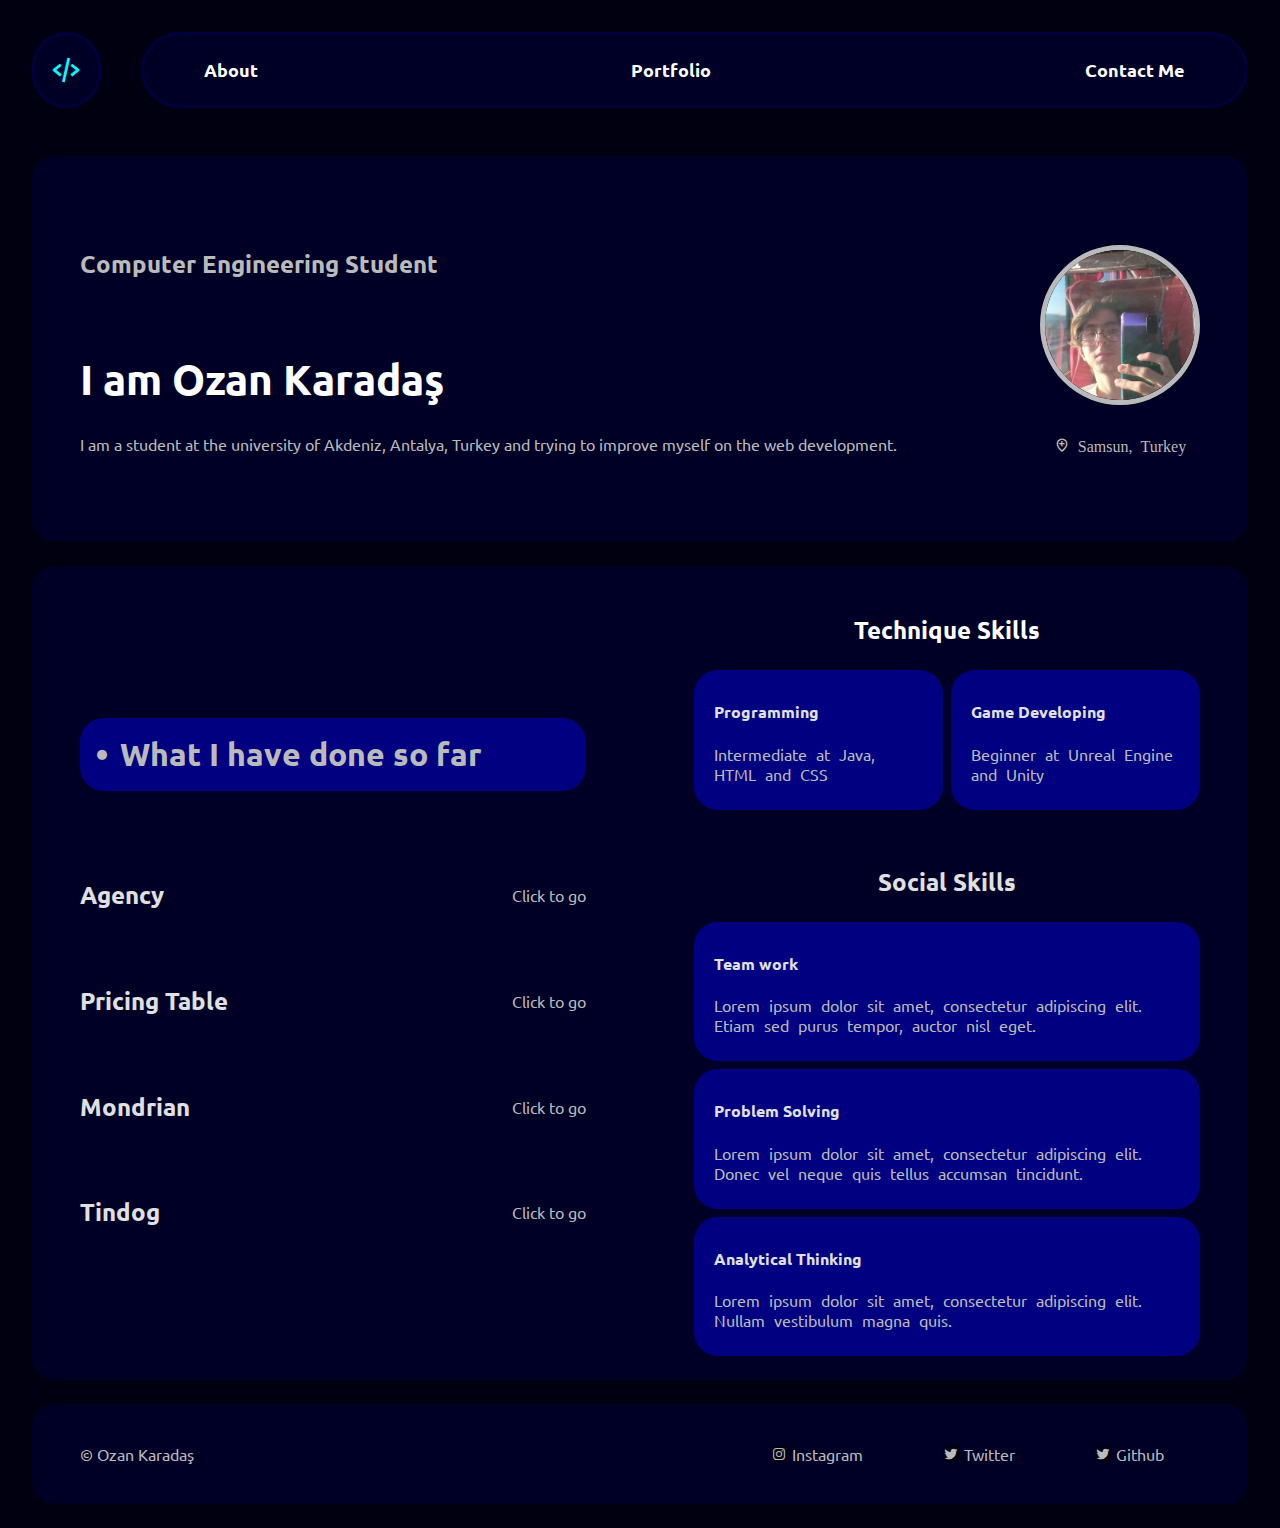
<file: index.html>
<!DOCTYPE html>
<html lang="en">
<head>
    <meta charset="UTF-8">
    <meta name="viewport" content="width=device-width, initial-scale=1.0">
    <title>My Portfolio | Ozan Karadaş</title>
    <link href='https://unpkg.com/boxicons@2.1.4/css/boxicons.min.css' rel='stylesheet'>
    <link rel="preconnect" href="https://fonts.googleapis.com">
    <link rel="preconnect" href="https://fonts.gstatic.com" crossorigin>
    <link href="https://fonts.googleapis.com/css2?family=Ubuntu:ital,wght@0,300;0,400;0,500;0,700;1,300;1,400;1,500;1,700&display=swap" rel="stylesheet">
    <link rel="stylesheet" href="./style.css">

</head>
<body>
    <div class="nav">
        <div class="logo">
            <i class='bx bx-code-alt'></i>
        </div>
        <div class="items">
            <div class="item">
                <a href="#">About</a>
            </div>
            <div class="item">
                <a href="#">Portfolio</a>
            </div>
            <div class="item">
                <a href="#">Contact Me</a>
            </div>
        </div>
    </div>

    <div class="hero">
        <div class="info">
            <div class="profession">
                <h2>Computer Engineering Student</h2>
            </div>
            <div class="myself">
                <h1>I am Ozan Karadaş</h1>
                <p>I am a student at the university of Akdeniz, Antalya, Turkey and trying to improve myself on the web development.</p>
            </div>
        </div>
        <div class="profile">
            <img src="./assets/images/myself.jpg" alt="myself">
            <i class='bx bx-location-plus' > Samsun, Turkey</i>
        </div>
    </div>

    <div class="works-and-skills">
        <div class="works">
            <h3><i class='bx bxs-circle'></i> What I have done so far</h3>
            <div class="work-list">
                <div class="item" id="agency">
                    <h4>Agency</h4>
                    <a href="./public/8.4 Web Design Agency Project/index.html">Click to go</a>  
                </div>
                <div class="item" id="pricing-table">
                    <h4>Pricing Table</h4>
                    <a href="./public/9.4 Flexbox Pricing Table Project/index.html">Click to go</a>
                </div>
                <div class="item" id="mondrian">
                    <h4>Mondrian</h4>
                    <a href="./public/10.3 Mondrian Project/index.html">Click to go</a>
                </div>
                <div class="item" id="tindog">
                    <h4>Tindog</h4>
                    <a href="./public/11.3 TinDog Project/index.html">Click to go</a>                
                </div>
            </div>
        </div>
        <div class="skills">
            <div class="top">
                <h3>Technique Skills</h3>
                <div class="items">
                    <div class="item">
                        <h4>Programming</h4>
                        <p>Intermediate at Java, HTML and CSS</p>
                    </div>
                    <div class="item">
                        <h4>Game Developing</h4>
                        <p>Beginner at Unreal Engine and Unity</p>
                    </div>
                </div>
            </div>
            <div class="bottom">
                <h3>Social Skills</h3>
                <div class="items">
                    <div class="item">
                        <h4>Team work</h4>
                        <p>Lorem ipsum dolor sit amet, consectetur adipiscing elit. Etiam sed purus tempor, auctor nisl eget.</p>
                    </div>
                    <div class="item">
                        <h4>Problem Solving</h4>
                        <p>Lorem ipsum dolor sit amet, consectetur adipiscing elit. Donec vel neque quis tellus accumsan tincidunt.</p>
                    </div>
                    <div class="item">
                        <h4>Analytical Thinking</h4>
                        <p>Lorem ipsum dolor sit amet, consectetur adipiscing elit. Nullam vestibulum magna quis.</p>
                    </div>
                </div>
            </div>
        </div>
    </div>

    <footer>
        <p>© Ozan Karadaş</p>
        <div class="social-medias">
            <a href="https://www.instagram.com/itsoz4n/"><i class='bx bxl-instagram'></i>Instagram</a>
            <a href="https://x.com/ozan_krds_"><i class='bx bxl-twitter'></i>Twitter</a>
            <a href="https://github.com/ozankrds"><i class='bx bxl-twitter'></i>Github</a>
        </div>
    </footer>
</body>
</html>
</file>
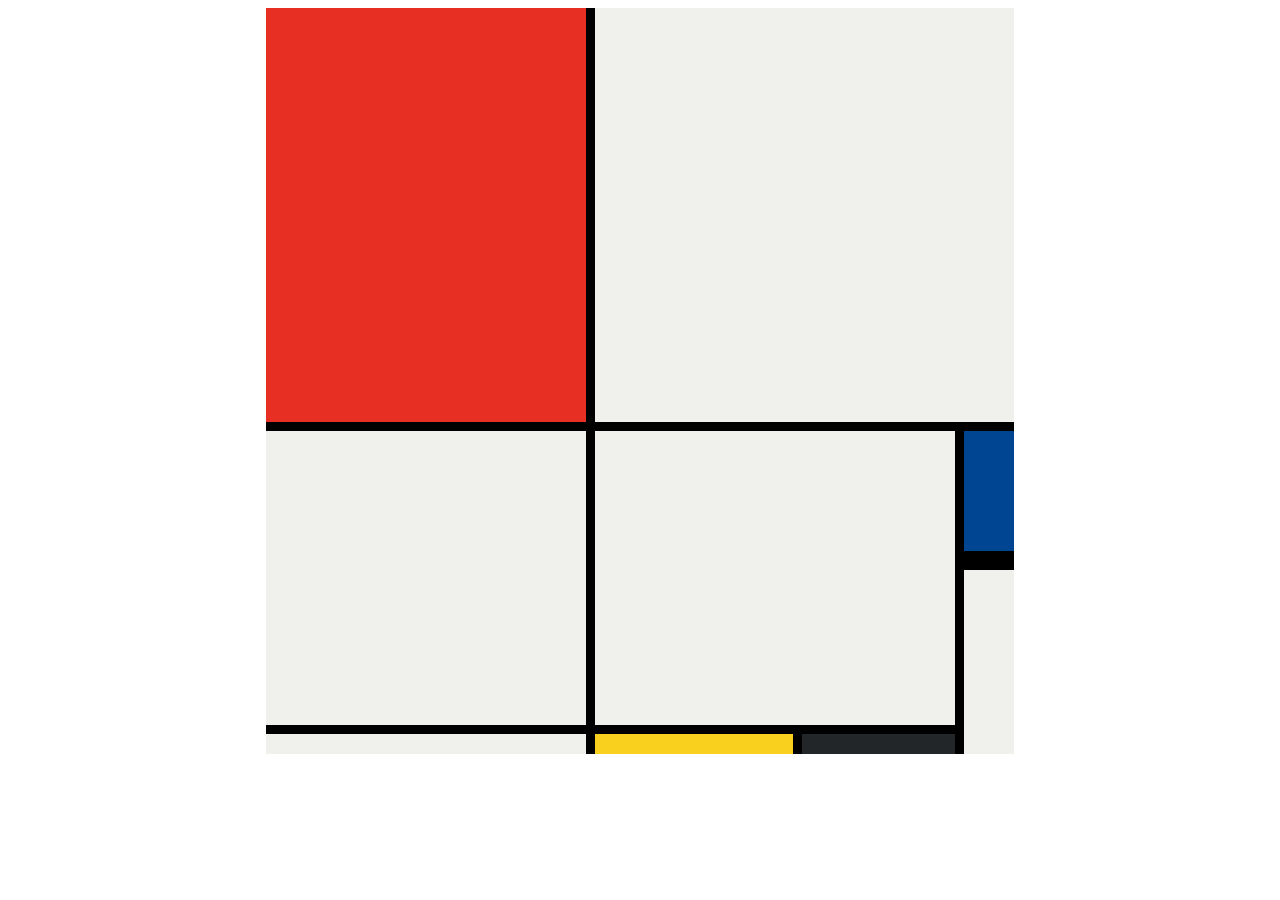
<file: public/10.3 Mondrian Project/index.html>
<!DOCTYPE html>
<html lang="en">
<head>
    <meta charset="UTF-8">
    <meta name="viewport" content="width=device-width, initial-scale=1.0">
    <title>Mondrian Project</title>
</head>
<style>
    /* 
    Write your CSS here 
    Gap Colour: #000
    White: #F0F1EC
    Red: #E72F24
    Black: #232629
    Blue: #004592
    Yellow: #F9D01E

    For dimensions, see dimensions.png image.
    HINT: Remember you can't change the properties of grid lines.
    But grid lines are transparent!
    */

    body {
        display: flex;
        justify-content: center;
        align-content: center;
    }

    .grid-container {
        background-color: black;
        display: grid;
        grid-template-columns: 320px 198px 153px 50px;
        grid-template-rows: 414px 130px 155px 20px;
        width: 748px;
        gap: 9px;
        
    }

    #red {
        background-color: #E72F24;
    }

    #white-1, #white-2, #white-3, #white-4, #white-5{
        background-color: #F0F1EC;
    }

    #white-1 {
        grid-column: span 3;
    }

    #white-2 {
        grid-row: span 2;
    }

    #white-3 {
        grid-row: span 2;
        grid-column: span 2;
    }

    #blue {
        background-color: #004592;
        border-bottom: 10px solid black;
    }

    #white-4 {
        grid-row: span 2;
    }

    #yellow {
        background-color: #F9D01E;
    }

    #black {
        background-color: #232629;
    }
</style>
<body>
    <div class="grid-container">
        <div id="red"></div>
        <div id="white-1"></div>
        <div id="white-2"></div>
        <div id="white-3"></div>
        <div id="blue"></div>
        <div id="white-4"></div>
        <div id="white-5"></div>
        <div id="yellow"></div>
        <div id="black"></div>
    </div>
</body>
</html>
</file>
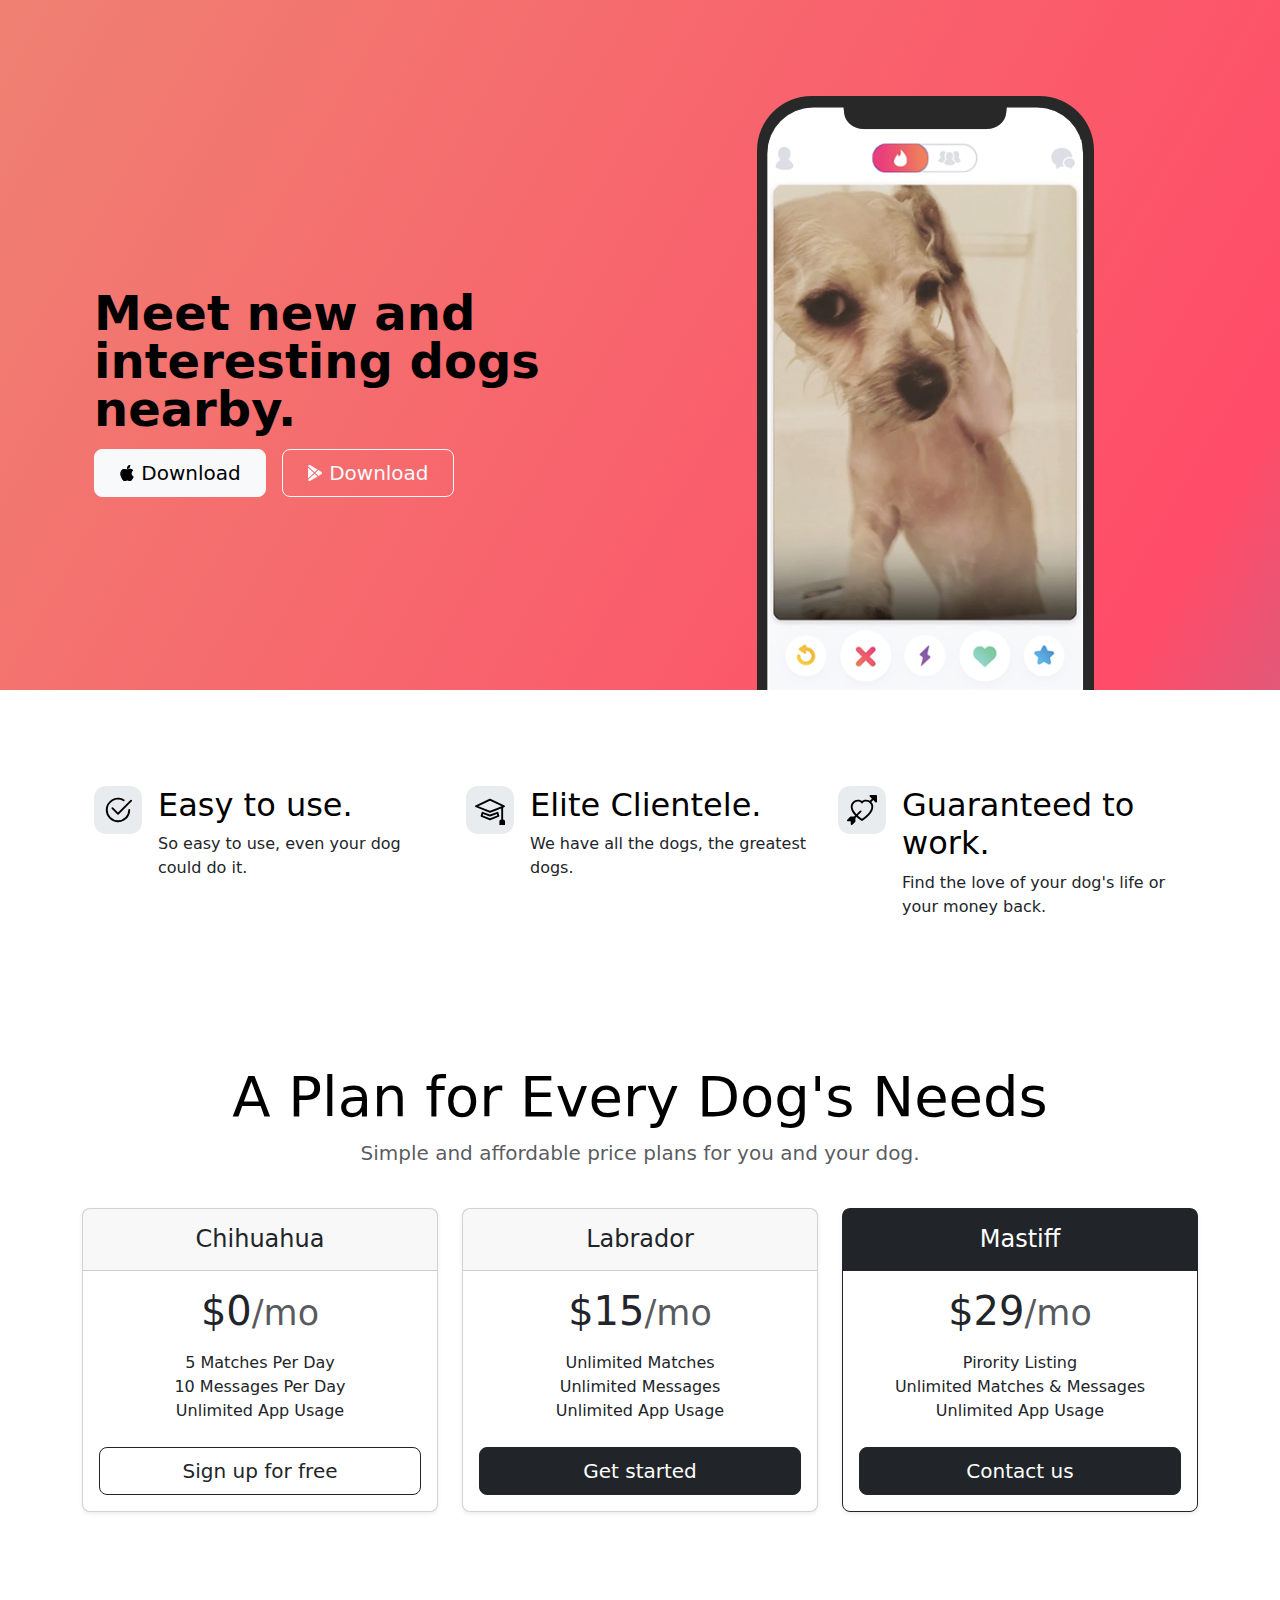
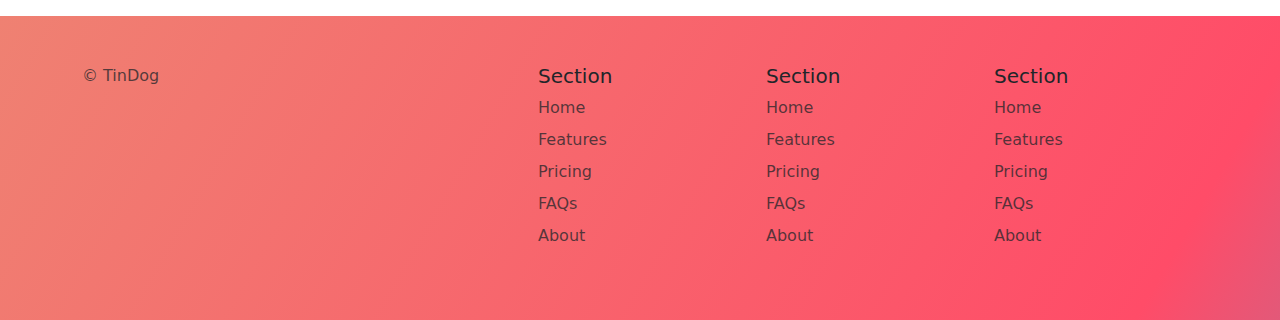
<file: public/11.3 TinDog Project/index.html>
<!DOCTYPE html>
<html lang="en">
    
<head>
    <meta charset="UTF-8">
    <meta name="viewport" content="width=device-width, initial-scale=1.0">
    <title>TinDog</title>
    <link href="https://cdn.jsdelivr.net/npm/bootstrap@5.3.3/dist/css/bootstrap.min.css" rel="stylesheet" integrity="sha384-QWTKZyjpPEjISv5WaRU9OFeRpok6YctnYmDr5pNlyT2bRjXh0JMhjY6hW+ALEwIH" crossorigin="anonymous">
    <script src="https://cdn.jsdelivr.net/npm/bootstrap@5.3.3/dist/js/bootstrap.bundle.min.js" integrity="sha384-YvpcrYf0tY3lHB60NNkmXc5s9fDVZLESaAA55NDzOxhy9GkcIdslK1eN7N6jIeHz" crossorigin="anonymous"></script>
    <link rel="stylesheet" href="./css/style.css">
</head>

<body>
    <!-- Title -->
    <section id="title" class="gradient-background">
        <div class="container col-xxl-8 px-4 pt-5">
            <div class="row flex-lg-row-reverse align-items-center g-5 pt-5">
                <div class="col-10 col-sm-8 col-lg-6">
                    <img src="./images/iphone.png" class="d-block mx-lg-auto img-fluid" alt="Bootstrap Themes" height="200" loading="lazy">
                </div>
                <div class="col-lg-6">
                    <h1 class="display-5 fw-bold text-body-emphasis lh-1 mb-3">
                    Meet new and interesting dogs nearby.
                    </h1>
                    <div class="d-grid gap-2 d-md-flex justify-content-md-start">
                        <button type="button" class="btn btn-light btn-lg px-4 me-md-2">
                            <svg xmlns="http://www.w3.org/2000/svg" width="16" height="16" fill="currentColor"
                                class="bi bi-apple mb-1" viewBox="0 0 16 16">
                                    <path
                                        d="M11.182.008C11.148-.03 9.923.023 8.857 1.18c-1.066 1.156-.902 2.482-.878 2.516.024.034 1.52.087 2.475-1.258.955-1.345.762-2.391.728-2.43Zm3.314 11.733c-.048-.096-2.325-1.234-2.113-3.422.212-2.189 1.675-2.789 1.698-2.854.023-.065-.597-.79-1.254-1.157a3.692 3.692 0 0 0-1.563-.434c-.108-.003-.483-.095-1.254.116-.508.139-1.653.589-1.968.607-.316.018-1.256-.522-2.267-.665-.647-.125-1.333.131-1.824.328-.49.196-1.422.754-2.074 2.237-.652 1.482-.311 3.83-.067 4.56.244.729.625 1.924 1.273 2.796.576.984 1.34 1.667 1.659 1.899.319.232 1.219.386 1.843.067.502-.308 1.408-.485 1.766-.472.357.013 1.061.154 1.782.539.571.197 1.111.115 1.652-.105.541-.221 1.324-1.059 2.238-2.758.347-.79.505-1.217.473-1.282Z" />
                                    <path
                                        d="M11.182.008C11.148-.03 9.923.023 8.857 1.18c-1.066 1.156-.902 2.482-.878 2.516.024.034 1.52.087 2.475-1.258.955-1.345.762-2.391.728-2.43Zm3.314 11.733c-.048-.096-2.325-1.234-2.113-3.422.212-2.189 1.675-2.789 1.698-2.854.023-.065-.597-.79-1.254-1.157a3.692 3.692 0 0 0-1.563-.434c-.108-.003-.483-.095-1.254.116-.508.139-1.653.589-1.968.607-.316.018-1.256-.522-2.267-.665-.647-.125-1.333.131-1.824.328-.49.196-1.422.754-2.074 2.237-.652 1.482-.311 3.83-.067 4.56.244.729.625 1.924 1.273 2.796.576.984 1.34 1.667 1.659 1.899.319.232 1.219.386 1.843.067.502-.308 1.408-.485 1.766-.472.357.013 1.061.154 1.782.539.571.197 1.111.115 1.652-.105.541-.221 1.324-1.059 2.238-2.758.347-.79.505-1.217.473-1.282Z" />
                            </svg> Download        
                        </button>
                        
                        <button type="button" class="btn btn-outline-light btn-lg px-4">
                            <svg xmlns="http://www.w3.org/2000/svg" width="16" height="16" fill="currentColor"
                                class="bi bi-google-play mb-1" viewBox="0 0 16 16">
                                    <path
                                        d="M14.222 9.374c1.037-.61 1.037-2.137 0-2.748L11.528 5.04 8.32 8l3.207 2.96 2.694-1.586Zm-3.595 2.116L7.583 8.68 1.03 14.73c.201 1.029 1.36 1.61 2.303 1.055l7.294-4.295ZM1 13.396V2.603L6.846 8 1 13.396ZM1.03 1.27l6.553 6.05 3.044-2.81L3.333.215C2.39-.341 1.231.24 1.03 1.27Z" />
                            </svg> Download
                        </button>
                    </div>
                </div>
            </div>
        </div>
    </section>
    <!-- Features -->
    <section id="features">
        <div class="container px-4 py-5" id="hanging-icons">
            <div class="row g-4 py-5 row-cols-1 row-cols-lg-3">
              <div class="col d-flex align-items-start">
                <div class="icon-square text-body-emphasis bg-body-secondary d-inline-flex align-items-center justify-content-center fs-4 flex-shrink-0 me-3">
                    <svg xmlns="http://www.w3.org/2000/svg" height="30" fill="currentColor" class="bi bi-check2-circle"
                        viewBox="0 0 16 16">
                            <path
                                d="M2.5 8a5.5 5.5 0 0 1 8.25-4.764.5.5 0 0 0 .5-.866A6.5 6.5 0 1 0 14.5 8a.5.5 0 0 0-1 0 5.5 5.5 0 1 1-11 0z" />
                            <path
                                d="M15.354 3.354a.5.5 0 0 0-.708-.708L8 9.293 5.354 6.646a.5.5 0 1 0-.708.708l3 3a.5.5 0 0 0 .708 0l7-7z" />
                    </svg>
                </div>
                <div>
                  <h3 class="fs-2 text-body-emphasis">Easy to use.</h3>
                  <p>So easy to use, even your dog could do it.</p>
                </div>
              </div>
              <div class="col d-flex align-items-start">
                <div class="icon-square text-body-emphasis bg-body-secondary d-inline-flex align-items-center justify-content-center fs-4 flex-shrink-0 me-3">
                    <svg xmlns="http://www.w3.org/2000/svg" height="30" fill="currentColor" class="bi bi-mortarboard" viewBox="0 0 16 16">
                        <path d="M8.211 2.047a.5.5 0 0 0-.422 0l-7.5 3.5a.5.5 0 0 0 .025.917l7.5 3a.5.5 0 0 0 .372 0L14 7.14V13a1 1 0 0 0-1 1v2h3v-2a1 1 0 0 0-1-1V6.739l.686-.275a.5.5 0 0 0 .025-.917l-7.5-3.5ZM8 8.46 1.758 5.965 8 3.052l6.242 2.913L8 8.46Z"/>
                        <path d="M4.176 9.032a.5.5 0 0 0-.656.327l-.5 1.7a.5.5 0 0 0 .294.605l4.5 1.8a.5.5 0 0 0 .372 0l4.5-1.8a.5.5 0 0 0 .294-.605l-.5-1.7a.5.5 0 0 0-.656-.327L8 10.466 4.176 9.032Zm-.068 1.873.22-.748 3.496 1.311a.5.5 0 0 0 .352 0l3.496-1.311.22.748L8 12.46l-3.892-1.556Z"/>
                        </svg>
                </div>
                <div>
                  <h3 class="fs-2 text-body-emphasis">Elite Clientele.</h3>
                  <p>We have all the dogs, the greatest dogs.</p>
                </div>
              </div>
              <div class="col d-flex align-items-start">
                <div class="icon-square text-body-emphasis bg-body-secondary d-inline-flex align-items-center justify-content-center fs-4 flex-shrink-0 me-3">
                    <svg xmlns="http://www.w3.org/2000/svg" height="30" fill="currentColor" class="bi bi-arrow-through-heart"
                        viewBox="0 0 16 16">
                            <path fill-rule="evenodd"
                        d="M2.854 15.854A.5.5 0 0 1 2 15.5V14H.5a.5.5 0 0 1-.354-.854l1.5-1.5A.5.5 0 0 1 2 11.5h1.793l.53-.53c-.771-.802-1.328-1.58-1.704-2.32-.798-1.575-.775-2.996-.213-4.092C3.426 2.565 6.18 1.809 8 3.233c1.25-.98 2.944-.928 4.212-.152L13.292 2 12.147.854A.5.5 0 0 1 12.5 0h3a.5.5 0 0 1 .5.5v3a.5.5 0 0 1-.854.354L14 2.707l-1.006 1.006c.236.248.44.531.6.845.562 1.096.585 2.517-.213 4.092-.793 1.563-2.395 3.288-5.105 5.08L8 13.912l-.276-.182a21.86 21.86 0 0 1-2.685-2.062l-.539.54V14a.5.5 0 0 1-.146.354l-1.5 1.5Zm2.893-4.894A20.419 20.419 0 0 0 8 12.71c2.456-1.666 3.827-3.207 4.489-4.512.679-1.34.607-2.42.215-3.185-.817-1.595-3.087-2.054-4.346-.761L8 4.62l-.358-.368c-1.259-1.293-3.53-.834-4.346.761-.392.766-.464 1.845.215 3.185.323.636.815 1.33 1.519 2.065l1.866-1.867a.5.5 0 1 1 .708.708L5.747 10.96Z" />
                    </svg>
                </div>
                <div>
                  <h3 class="fs-2 text-body-emphasis">Guaranteed to work.</h3>
                  <p>Find the love of your dog's life or your money back.</p>
                </div>
              </div>
            </div>
        </div>
    </section>
    <!-- Testimonial -->
    <section id="testimonial">
        
    </section>
    <!-- Pricing -->
    <section id="pricing">
        <div class="container py-3">
            <header>
              <div class="pricing-header p-3 pb-md-4 mx-auto text-center">
                <h1 class="display-4 fw-normal text-body-emphasis">A Plan for Every Dog's Needs</h1>
                <p class="fs-5 text-body-secondary">Simple and affordable price plans for you and your dog.</p>
              </div>
            </header>
          
            <main>
              <div class="row row-cols-1 row-cols-md-3 mb-3 text-center">
                <div class="col">
                  <div class="card mb-4 rounded-3 shadow-sm">
                    <div class="card-header py-3">
                      <h4 class="my-0 fw-normal">Chihuahua</h4>
                    </div>
                    <div class="card-body">
                      <h1 class="card-title pricing-card-title">$0<small class="text-body-secondary fw-light">/mo</small></h1>
                      <ul class="list-unstyled mt-3 mb-4">
                        <li>5 Matches Per Day</li>
                        <li>10 Messages Per Day</li>
                        <li>Unlimited App Usage</li>
                      </ul>
                      <button type="button" class="w-100 btn btn-lg btn-outline-dark">Sign up for free</button>
                    </div>
                  </div>
                </div>
                <div class="col">
                  <div class="card mb-4 rounded-3 shadow-sm">
                    <div class="card-header py-3">
                      <h4 class="my-0 fw-normal">Labrador</h4>
                    </div>
                    <div class="card-body">
                      <h1 class="card-title pricing-card-title">$15<small class="text-body-secondary fw-light">/mo</small></h1>
                      <ul class="list-unstyled mt-3 mb-4">
                        <li>Unlimited Matches</li>
                        <li>Unlimited Messages</li>
                        <li>Unlimited App Usage</li>
                      </ul>
                      <button type="button" class="w-100 btn btn-lg btn-dark">Get started</button>
                    </div>
                  </div>
                </div>
                <div class="col">
                  <div class="card mb-4 rounded-3 shadow-sm border-dark">
                    <div class="card-header py-3 text-bg-dark border-dark">
                      <h4 class="my-0 fw-normal">Mastiff</h4>
                    </div>
                    <div class="card-body">
                      <h1 class="card-title pricing-card-title">$29<small class="text-body-secondary fw-light">/mo</small></h1>
                      <ul class="list-unstyled mt-3 mb-4">
                        <li>Pirority Listing</li>
                        <li>Unlimited Matches & Messages</li>
                        <li>Unlimited App Usage</li>
                      </ul>
                      <button type="button" class="w-100 btn btn-lg btn-dark">Contact us</button>
                    </div>
                  </div>
                </div>
              </div>    
            </main>
          </div>
    </section>
    <!-- Footer -->
    <section id="footer" class="gradient-background">
        <div class="container">
            <footer class="row row-cols-1 row-cols-sm-2 row-cols-md-5 py-5 mt-5">
              <div class="col mb-3">
                <p class="text-body-secondary">© TinDog</p>
              </div>
          
              <div class="col mb-3">
          
              </div>
          
              <div class="col mb-3">
                <h5>Section</h5>
                <ul class="nav flex-column">
                  <li class="nav-item mb-2"><a href="#" class="nav-link p-0 text-body-secondary">Home</a></li>
                  <li class="nav-item mb-2"><a href="#" class="nav-link p-0 text-body-secondary">Features</a></li>
                  <li class="nav-item mb-2"><a href="#" class="nav-link p-0 text-body-secondary">Pricing</a></li>
                  <li class="nav-item mb-2"><a href="#" class="nav-link p-0 text-body-secondary">FAQs</a></li>
                  <li class="nav-item mb-2"><a href="#" class="nav-link p-0 text-body-secondary">About</a></li>
                </ul>
              </div>
          
              <div class="col mb-3">
                <h5>Section</h5>
                <ul class="nav flex-column">
                  <li class="nav-item mb-2"><a href="#" class="nav-link p-0 text-body-secondary">Home</a></li>
                  <li class="nav-item mb-2"><a href="#" class="nav-link p-0 text-body-secondary">Features</a></li>
                  <li class="nav-item mb-2"><a href="#" class="nav-link p-0 text-body-secondary">Pricing</a></li>
                  <li class="nav-item mb-2"><a href="#" class="nav-link p-0 text-body-secondary">FAQs</a></li>
                  <li class="nav-item mb-2"><a href="#" class="nav-link p-0 text-body-secondary">About</a></li>
                </ul>
              </div>
          
              <div class="col mb-3">
                <h5>Section</h5>
                <ul class="nav flex-column">
                  <li class="nav-item mb-2"><a href="#" class="nav-link p-0 text-body-secondary">Home</a></li>
                  <li class="nav-item mb-2"><a href="#" class="nav-link p-0 text-body-secondary">Features</a></li>
                  <li class="nav-item mb-2"><a href="#" class="nav-link p-0 text-body-secondary">Pricing</a></li>
                  <li class="nav-item mb-2"><a href="#" class="nav-link p-0 text-body-secondary">FAQs</a></li>
                  <li class="nav-item mb-2"><a href="#" class="nav-link p-0 text-body-secondary">About</a></li>
                </ul>
              </div>
            </footer>
          </div>
    </section>
</body>

</html>
</file>
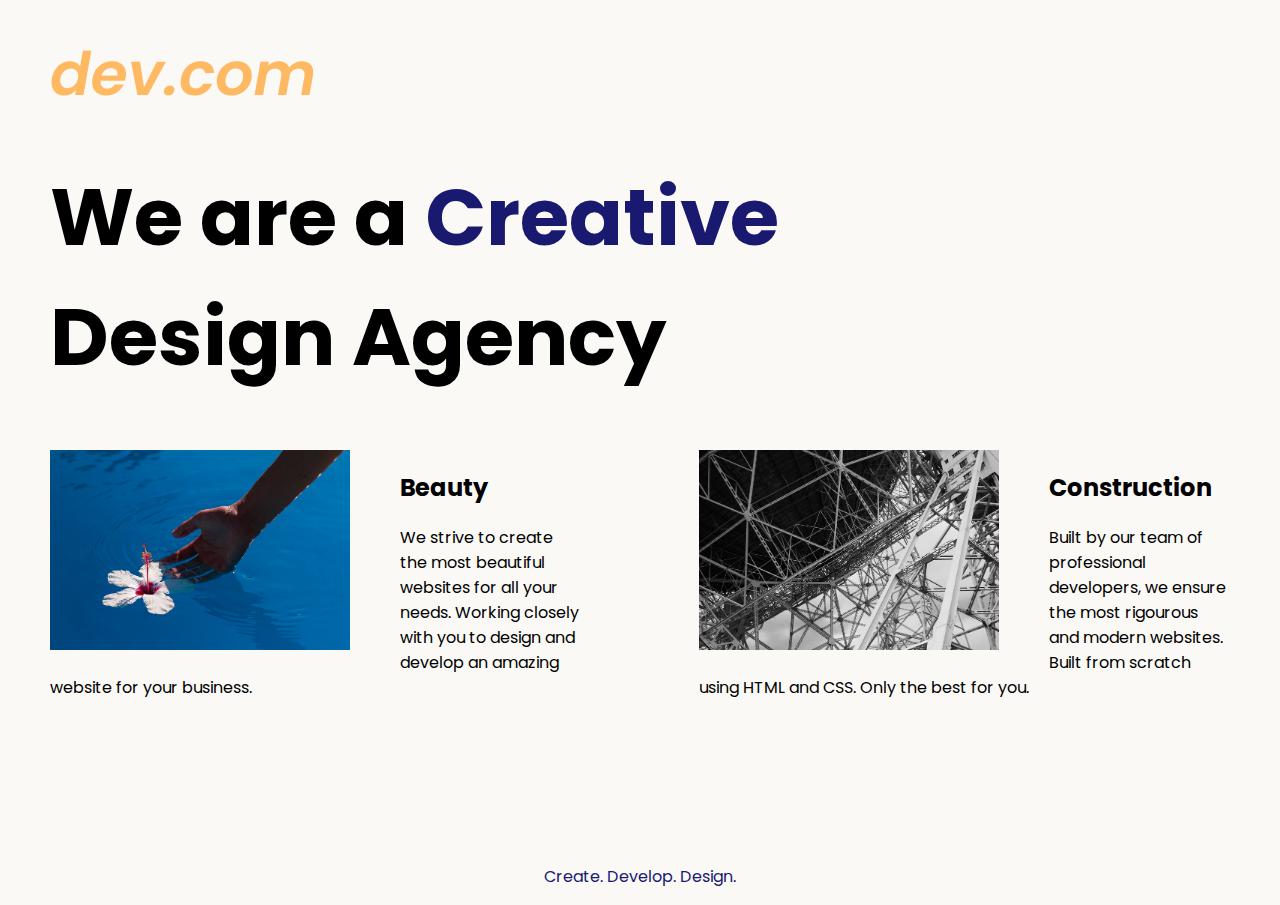
<file: public/8.4 Web Design Agency Project/index.html>
<!DOCTYPE html>
<html lang="en">

<head>
  <meta charset="UTF-8">
  <meta name="viewport" content="width=device-width, initial-scale=1.0">
  <title>Agency</title>
  <link rel="stylesheet" href="./style.css">
  <link rel="preconnect" href="https://fonts.googleapis.com">
  <link rel="preconnect" href="https://fonts.gstatic.com" crossorigin>
  <link href="https://fonts.googleapis.com/css2?family=Poppins:wght@400;700&display=swap" rel="stylesheet">
</head>

<body>
  <div class="main">
    <img class="logo" src="./assets/images/logo.png" alt="logo">
    <h1>We are a <span class="creative">Creative</span> <br />Design Agency</h1>

    <div class="left card">
      <img class="tile-image" src="./assets/images/beautiful.jpg" alt="hand and flower in water">
      <h2 class="card-title">Beauty</h2>
      <p class="card-text">
        We strive to create the most beautiful websites for all your needs. Working closely with you
        to design and develop an amazing website for your business.
      </p>
    </div>

    <div class="right card">
      <img class="tile-image" src="./assets/images/construction.jpg" alt="metal structure">
      <h2 class="card-title">Construction</h2>
      <p>
        Built by our team of professional developers, we ensure the most rigourous and modern websites. Built from
        scratch using HTML and CSS. Only the best for you.
      </p>
    </div>

  </div>
  <footer>
    <p>Create. Develop. Design.</p>
  </footer>
</body>

</html>
</file>
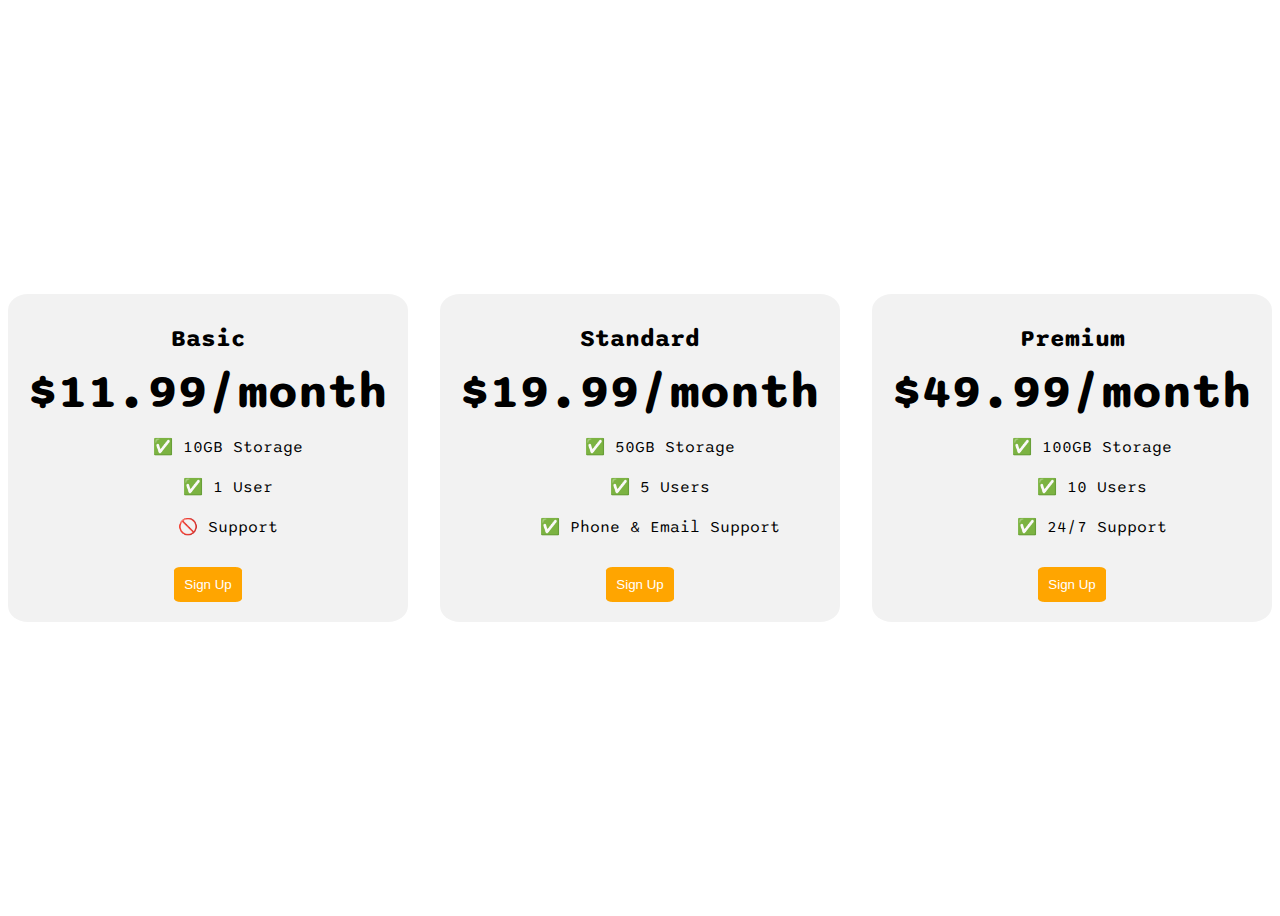
<file: public/9.4 Flexbox Pricing Table Project/index.html>
<!DOCTYPE html>
<html>
  <head>
    <title>Flexbox Pricing Table</title>
    <link rel="preconnect" href="https://fonts.googleapis.com" />
    <link rel="preconnect" href="https://fonts.gstatic.com" crossorigin />
    <link
      href="https://fonts.googleapis.com/css2?family=Sono:wght@400;700&display=swap"
      rel="stylesheet"
    />
    <style>
      body {
        font-family: "Sono", sans-serif;
      }

      .pricing-container {
        display: flex;
        justify-content: center;
        align-items: center;
        height: 100vh;
        gap: 2rem;
      }
      
      .pricing-plan {
        background-color: #f2f2f2;
        text-align: center;
        border-radius: 5%;
        flex: 1;
        max-width: 400px;
        padding: 20px;
      }
      
      .pricing-plan > .plan-title {
        margin-top: 10px;
        margin-bottom: 10px;
        font-weight: bold;
        font-size: 24px;
      }

      .pricing-plan > .plan-price {
        font-weight: bolder;
        font-size: 48px;
        margin-bottom: 10px;
      }

      .pricing-plan > .plan-features > li {
        margin-bottom: 20px;
        list-style-type: none;
      } 

      .pricing-plan > .plan-button {
        color: white;
        background-color: orange;
        border: none;
        border-radius: 10%;
        margin-top: 10px;
        padding: 10px;
      }

      /* Hint: What can you do with a media query and flexbox? */
      @media (max-width: 1250px) {
        .pricing-container {
          flex-direction: column;
          height: 100%;
        }
      }
    </style>
  </head>

  <body>
    <div class="pricing-container">
      <div class="pricing-plan">
        <div class="plan-title">Basic</div>
        <div class="plan-price">$11.99/month</div>
        <ul class="plan-features">
          <li>✅ 10GB Storage</li>
          <li>✅ 1 User</li>
          <li>🚫 Support</li>
        </ul>
        <button class="plan-button">Sign Up</button>
      </div>
      <div class="pricing-plan">
        <div class="plan-title">Standard</div>
        <div class="plan-price">$19.99/month</div>
        <ul class="plan-features">
          <li>✅ 50GB Storage</li>
          <li>✅ 5 Users</li>
          <li>✅ Phone &amp; Email Support</li>
        </ul>
        <button class="plan-button">Sign Up</button>
      </div>
      <div class="pricing-plan">
        <div class="plan-title">Premium</div>
        <div class="plan-price">$49.99/month</div>
        <ul class="plan-features">
          <li>✅ 100GB Storage</li>
          <li>✅ 10 Users</li>
          <li>✅ 24/7 Support</li>
        </ul>
        <button class="plan-button">Sign Up</button>
      </div>
    </div>
  </body>
</html>
</file>
<file: style.css>
* {
    font-family: "Ubuntu", sans-serif;
    background-color: #000011;
}

a {
    text-decoration: none;
}

.nav {
    display: flex;
    justify-content: space-between;
    align-items: center;
    padding: 24px;
    gap: 40px;
}

.nav .logo {
    color: aqua;
    background-color: #000027;
    display: flex;
    justify-content: center;
    align-items: center;
    width: 70px;
    height: 70px;
    border: 3px solid #00003D;
    border-radius: 48px;
    padding: 0px;
}

.nav .logo i {
    background-color: transparent;
    font-size: 32px;
}

.nav .items {
    background-color: #000027;
    width: 90%;
    height: 70px;
    display: flex;
    justify-content: space-between;
    align-items: center;
    border: 3px solid #00003D;
    border-radius: 48px;
    padding: 0px 60px;
}

.nav .items .item {
    background-color: transparent;
}

.nav .items .item a {
    background-color: transparent;
    color: white;
    font-size: 18px;
    font-weight: bold;
}

.hero {
    display: flex;
    justify-content: space-between;
    margin: 24px;
    padding: 72px 24px;
    background-color: #000027;
    height: auto;
    border-radius: 24px;
}

.hero .info {
    background-color: transparent;
    display: flex;
    flex-direction: column;
    justify-content: center;
    gap: 24px;
    padding: 0px 24px;
}

.hero .info .profession h2 {
    color: #bababa;
}

.hero .info .myself h1 {
    color: white;
    font-size: 42px;
}

.hero .info .myself p {
    color: #bababa;
}

.hero .info * {
    background-color: transparent;
}

.hero .profile {
    background-color: transparent;
    padding: 0px 24px;
    display: flex;
    flex-direction: column;
    justify-content: center;
    align-items: center;
    gap: 32px;
}

.hero .profile img {
    height: 150px;
    width: 150px;
    object-fit: cover;
    border: 5px solid #bababa;
    border-radius: 50%;
    background-color: transparent;
}

.hero .profile i {
    background-color: transparent;
    color: #bababa;
}

.works-and-skills {
    display: grid;
    grid-template-columns: 1fr 1fr;
    grid-template-rows: auto;
    margin: 24px;
    padding: 24px;
    background-color: #000027;
    border-radius: 24px;
    gap: 60px;
}

.works-and-skills .works {
    background-color: transparent;
    display: flex;
    flex-direction: column;
    justify-content: center;
    gap: 24px;
    padding: 0px 24px;
}

.works-and-skills .works > h3 {
    background-color: #000080;
    color: #bababa;
    padding: 16px;
    font-size: 32px;
    border-radius: 24px;
    display: flex;
    align-items: center;
    gap: 12px;
}

.works-and-skills .works h3 i {
    background-color: transparent;
    font-size: 12px;
}

.works-and-skills .works .work-list {
    background-color: transparent;
    display: flex;
    flex-direction: column;
    gap: 10px;
}

.works-and-skills .works .work-list .item {
    background-color: transparent;
    display: flex;
    justify-content: space-between;
}

.works-and-skills .works .work-list .item h4 {
    background-color: transparent;
    color: #E0E0E0;
    font-size: 24px;
}

.works-and-skills .works .work-list .item a {
    background-color: transparent;
    display: flex;
    align-items: center;
    color: #bababa;
}

.works-and-skills .skills {
    background-color: transparent;
    display: flex;
    flex-direction: column;
    justify-content: space-between;
    gap: 32px;
    padding: 0px 24px;
}

.works-and-skills .skills .top {
    background-color: transparent;
    display: flex;
    flex-direction: column;
}

.works-and-skills .skills .top h3 {
    background-color: transparent;
    color: white;
    font-size: 24px;
    text-align: center;
}

.works-and-skills .skills .top .items {
    background-color: transparent;
    display: flex;
    justify-content: space-between;
    gap: 8px;
}

.works-and-skills .skills .top .items .item {
    background-color: #000080;
    padding: 10px 20px;
    border-radius: 24px;
}

.works-and-skills .skills .top .items .item h4 {
    background-color: transparent;
    color: #e0e0e0;
    font-size: 16px;
}

.works-and-skills .skills .top .items .item p {
    background-color: transparent;
    color: #bababa;
    word-spacing: 5px;
}

.works-and-skills .skills .bottom {
    background-color: transparent;
}

.works-and-skills .skills .bottom h3 {
    background-color: transparent;
    color: #E0E0E0;
    font-size: 24px;
    text-align: center;
}

.works-and-skills .skills .bottom .items {
    background-color: transparent;
    display: flex;
    flex-direction: column;
    justify-content: space-between;
    gap: 8px;
}

.works-and-skills .skills .bottom .items .item {
    background-color: #000080;
    padding: 10px 20px;
    border-radius: 24px;
}

.works-and-skills .skills .bottom .items .item h4 {
    background-color: transparent;
    color: #e0e0e0;
    font-size: 16px;
}

.works-and-skills .skills .bottom .items .item p {
    background-color: transparent;
    color: #bababa;
    word-spacing: 5px;
}

footer {
    display: flex;
    justify-content: space-between;
    margin: 24px;
    padding: 24px;
    background-color: #000027;
    border-radius: 24px;
}

footer p {
    background-color: transparent;
    color: #bababa;
    padding: 0px 24px;   
}

footer .social-medias {
    background-color: transparent;
    display: flex;
    gap: 20px;
}

footer .social-medias a {
    color: #bababa;
    background-color: transparent;
    display: flex;
    justify-content: center;
    align-items: center;
    padding-right: 60px;
    gap: 5px;
}

@media screen and (max-width: 1250px) {
    .hero {
        flex-direction: column-reverse;
        gap: 60px;
    }

    .hero .info {
        align-items: center;
    }

    .hero .info .myself {
        text-align: center;
    }

    .hero .profile {
        flex-direction: row;
        gap: 100px;
    }

    .hero .profile img {
        height: 300px;
        width: 300px;
    }

    .works-and-skills .works > h3 {
        font-size: 24px;
    }

    .works-and-skills .skills .top .items {
        flex-wrap: wrap;
    }

    .works-and-skills .skills .top .items .item {
        width: 100%;
    }
}

@media screen and (max-width: 1012px) {
    .nav .logo {
        display: none;
    }

    .nav .items {
        width: 100%;
    }

    .hero .info .profession h2 {
        font-size: 18px;
    }

    .hero .info .myself > h1 {
        font-size: 32px;
    }

    .hero .info .myself > p {
        font-size: 14px;
    }

    .works-and-skills {
        grid-template-columns: 100%;
    }

    .works-and-skills .works > h3 {
        font-size: 18px;
    }

    .works-and-skills .works .work-list {
        display: grid;
        grid-template-columns: 1fr 1fr;
        grid-template-rows: auto;
        gap: 50px;
    }

    .works-and-skills .works .work-list .item h4 {
        font-size: 14px;
    }

    .works-and-skills .works .work-list .item a {
        font-size: 14px;
    }
}
</file>
<file: public/11.3 TinDog Project/css/style.css>
.gradient-background {
  background: linear-gradient(300deg, #00bfff, #ff4c68, #ef8172);
  background-size: 180% 180%;
  animation: gradient-animation 18s ease infinite;
}

@keyframes gradient-animation {
  0% {
    background-position: 0% 50%;
  }
  50% {
    background-position: 100% 50%;
  }
  100% {
    background-position: 0% 50%;
  }
}

.icon-square {
  width: 3rem;
  height: 3rem;
  border-radius: 0.75rem;
}

.profile-img {
  height: 100px;
  border-radius: 50%;
}
</file>
<file: public/8.4 Web Design Agency Project/style.css>
body {
    font-family: "Poppins", sans-serif;
    margin: 50px 50px 0 50px;
    background-color: #faf9f6;
    display: flex;
    flex-direction: column;
    min-height: 95vh;
}

.main {
    flex: 1;
}

h1 {
    font-size: 5rem;
}

footer {
    text-align: center;
    color: midnightblue;
}

.tile-image {
    height: 200px;
    float: left;
    margin-right: 50px;
}

.card {
    width: 45%;
}

.left {
    float: left;
}

.right {
    float: right;
}

.creative {
    color: midnightblue;
}

@media (max-width: 680px) {
    h1 {
        font-size: 3.5rem;
        text-align: center;
    }

    .card {
        width: 100%;
        display: block;
        margin-bottom: 30px;
        text-align: justify;
    }

    .card img {
        width: 100%;
        margin-bottom: 10px;
        display: inline;
        object-fit: cover;
    }
}
</file>
